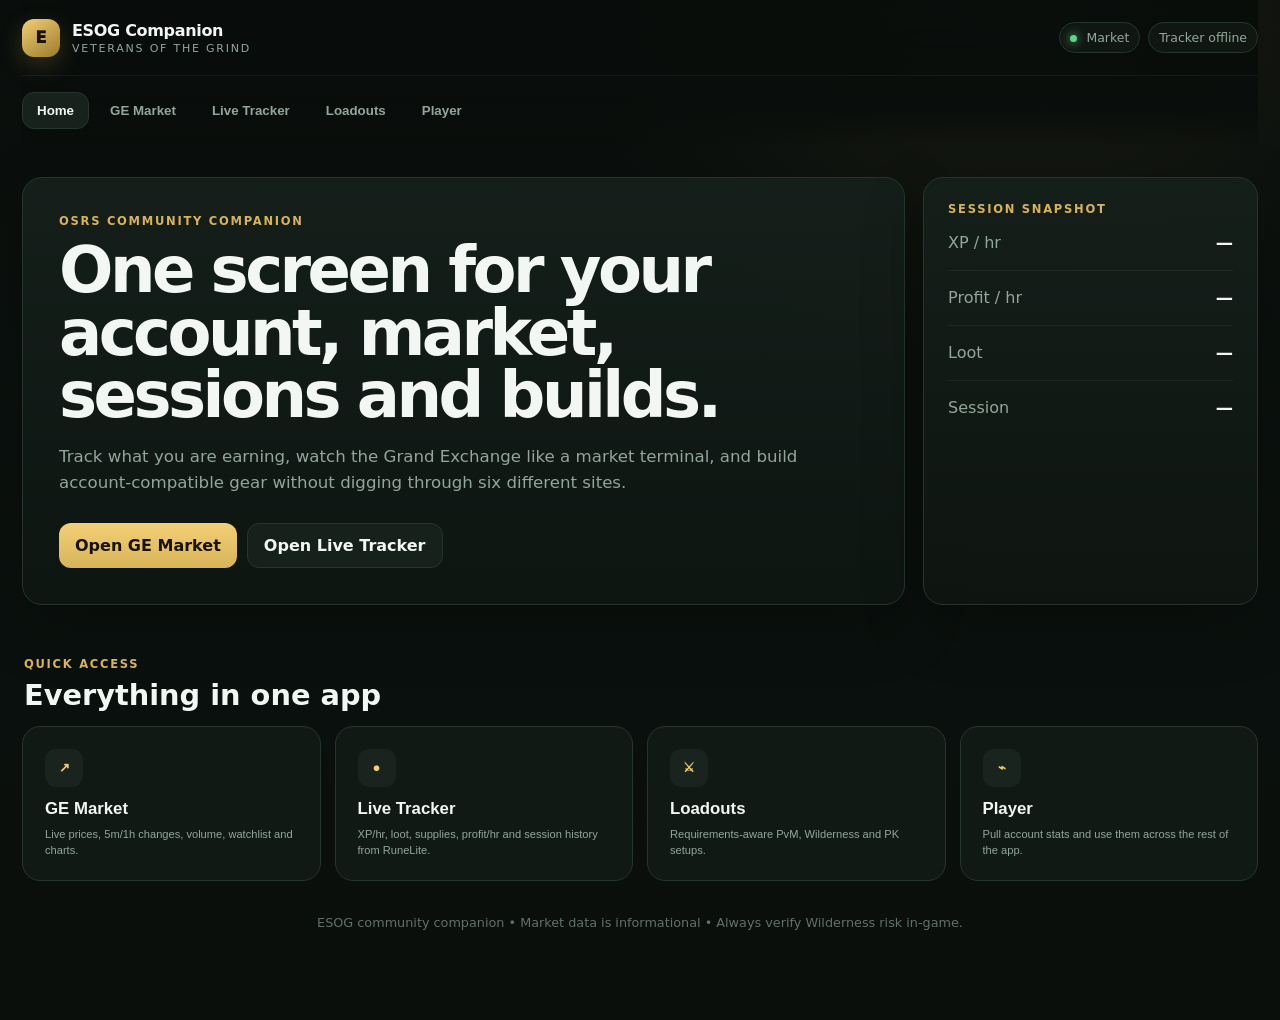
<file: osrs-community-loadout-builder/index.html>
<!doctype html>
<html lang="en">
<head>
  <meta charset="utf-8" />
  <meta name="viewport" content="width=device-width,initial-scale=1,viewport-fit=cover" />
  <meta name="theme-color" content="#0b0f0d" />
  <title>ESOG Companion</title>
  <link rel="stylesheet" href="styles.css" />
</head>
<body>
  <div class="app-shell">
    <header class="topbar">
      <div class="brand">
        <div class="brand-mark">E</div>
        <div>
          <div class="brand-title">ESOG Companion</div>
          <div class="brand-sub">Veterans of the Grind</div>
        </div>
      </div>
      <div class="status-cluster">
        <span id="marketStatus" class="live-dot"><i></i> Market</span>
        <span id="trackerStatus" class="status-chip">Tracker offline</span>
      </div>
    </header>

    <nav class="tabbar" aria-label="Primary">
      <button class="tab active" data-tab="home">Home</button>
      <button class="tab" data-tab="market">GE Market</button>
      <button class="tab" data-tab="tracker">Live Tracker</button>
      <button class="tab" data-tab="loadouts">Loadouts</button>
      <button class="tab" data-tab="player">Player</button>
    </nav>

    <main>
      <section id="tab-home" class="tab-page active">
        <div class="hero-grid">
          <article class="hero-card">
            <div class="eyebrow">OSRS COMMUNITY COMPANION</div>
            <h1>One screen for your account, market, sessions and builds.</h1>
            <p>Track what you are earning, watch the Grand Exchange like a market terminal, and build account-compatible gear without digging through six different sites.</p>
            <div class="hero-actions">
              <button class="primary jump" data-target="market">Open GE Market</button>
              <button class="secondary jump" data-target="tracker">Open Live Tracker</button>
            </div>
          </article>
          <article class="metric-board">
            <div class="mini-label">SESSION SNAPSHOT</div>
            <div class="metric-row"><span>XP / hr</span><strong id="homeXpHr">—</strong></div>
            <div class="metric-row"><span>Profit / hr</span><strong id="homeGpHr">—</strong></div>
            <div class="metric-row"><span>Loot</span><strong id="homeLoot">—</strong></div>
            <div class="metric-row"><span>Session</span><strong id="homeSession">—</strong></div>
          </article>
        </div>

        <div class="section-title"><div><span>Quick access</span><h2>Everything in one app</h2></div></div>
        <div class="feature-grid">
          <button class="feature-card jump" data-target="market"><span class="feature-icon">↗</span><b>GE Market</b><small>Live prices, 5m/1h changes, volume, watchlist and charts.</small></button>
          <button class="feature-card jump" data-target="tracker"><span class="feature-icon">●</span><b>Live Tracker</b><small>XP/hr, loot, supplies, profit/hr and session history from RuneLite.</small></button>
          <button class="feature-card jump" data-target="loadouts"><span class="feature-icon">⚔</span><b>Loadouts</b><small>Requirements-aware PvM, Wilderness and PK setups.</small></button>
          <button class="feature-card jump" data-target="player"><span class="feature-icon">⌁</span><b>Player</b><small>Pull account stats and use them across the rest of the app.</small></button>
        </div>
      </section>

      <section id="tab-market" class="tab-page">
        <div class="market-head">
          <div><div class="eyebrow">GRAND EXCHANGE</div><h1>Market</h1><p class="muted">Exchange-style market view. Information only — no in-game trades are placed here.</p></div>
          <div class="market-controls">
            <input id="marketSearch" type="search" placeholder="Search item…" autocomplete="off" />
            <select id="marketSort">
              <option value="volume">Most traded</option>
              <option value="gain">Top gainers</option>
              <option value="loss">Top losers</option>
              <option value="price">Highest price</option>
            </select>
          </div>
        </div>

        <div class="market-kpis">
          <div class="kpi"><small>Tracked items</small><strong id="trackedItems">—</strong><span>OSRS market</span></div>
          <div class="kpi"><small>5m leaders</small><strong id="leaderCount">—</strong><span>with recent volume</span></div>
          <div class="kpi"><small>Last refresh</small><strong id="marketRefresh">—</strong><span>automatic</span></div>
        </div>

        <div class="market-layout">
          <article class="panel market-table-card">
            <div class="panel-head"><div><small>MARKET</small><h3>Items</h3></div><button id="refreshMarket" class="ghost">Refresh</button></div>
            <div class="table-wrap">
              <table class="market-table">
                <thead><tr><th>Item</th><th>Price</th><th>5m</th><th>1h</th><th>5m volume</th><th></th></tr></thead>
                <tbody id="marketRows"><tr><td colspan="6" class="empty">Loading market data…</td></tr></tbody>
              </table>
            </div>
          </article>

          <aside class="panel item-detail" id="itemDetail">
            <div class="empty-detail"><div class="detail-orb">GE</div><h3>Select an item</h3><p>Tap any market row to open its price dashboard.</p></div>
          </aside>
        </div>

        <article class="panel watchlist-card">
          <div class="panel-head"><div><small>YOUR LIST</small><h3>Watchlist</h3></div></div>
          <div id="watchlist" class="watchlist"><div class="empty">Star items from the market to pin them here.</div></div>
        </article>
      </section>

      <section id="tab-tracker" class="tab-page">
        <div class="section-title"><div><span>RUNE LITE TELEMETRY</span><h1>Live Tracker</h1></div></div>
        <div class="tracker-grid">
          <article class="panel tracker-connect">
            <small>CONNECTION</small><h3>RuneLite companion</h3>
            <p class="muted">The plugin sends read-only session telemetry to your companion server. Your game inputs are never automated.</p>
            <label>Companion server
              <div class="input-row"><input id="trackerEndpoint" value="http://127.0.0.1:8765" /><button id="saveTrackerEndpoint">Connect</button></div>
            </label>
            <div id="trackerConnectionMessage" class="connection-message">Not connected.</div>
          </article>
          <article class="metric-card"><small>XP / HOUR</small><strong id="trackerXpHr">—</strong><span id="trackerXpGain">XP gained —</span></article>
          <article class="metric-card"><small>PROFIT / HOUR</small><strong id="trackerGpHr">—</strong><span id="trackerProfit">Net —</span></article>
          <article class="metric-card"><small>LOOT VALUE</small><strong id="trackerLoot">—</strong><span id="trackerSupplies">Supplies —</span></article>
        </div>
        <div class="two-col">
          <article class="panel"><div class="panel-head"><div><small>SESSION</small><h3>Current run</h3></div></div><div id="sessionDetails" class="detail-list"><div class="empty">Connect the RuneLite tracker to begin.</div></div></article>
          <article class="panel"><div class="panel-head"><div><small>DROPS</small><h3>Recent loot</h3></div></div><div id="recentLoot" class="loot-list"><div class="empty">No live drops yet.</div></div></article>
        </div>
      </section>

      <section id="tab-loadouts" class="tab-page">
        <div class="section-title"><div><span>REQUIREMENTS-AWARE</span><h1>Loadout Builder</h1></div></div>
        <section class="panel controls">
          <div class="grid3">
            <label>Mode<select id="mode"><option value="anti-pk">Revenants / Anti-PK</option><option value="pk">PKing</option><option value="pvm">PvM / Bossing</option></select></label>
            <label>Target<select id="target"></select></label>
            <label>Budget / risk<select id="risk"><option value="low">Low risk</option><option value="balanced" selected>Balanced</option><option value="max">Maximum performance</option></select></label>
          </div>
          <details><summary>Manual stats / correction</summary><div id="manualStats" class="stats-grid"></div></details>
          <button id="buildBtn" class="primary full">Build loadout</button>
        </section>
        <section id="results" class="hidden"></section>
      </section>

      <section id="tab-player" class="tab-page">
        <div class="section-title"><div><span>ACCOUNT</span><h1>Player Profile</h1></div></div>
        <article class="panel player-search">
          <label>RuneScape name<div class="input-row"><input id="username" autocomplete="off" placeholder="CameToSayDie" /><button id="lookupBtn">Pull stats</button></div></label>
          <div id="lookupStatus" class="connection-message"></div>
        </article>
        <section id="playerCard" class="panel hidden"></section>
      </section>
    </main>

    <footer>ESOG community companion • Market data is informational • Always verify Wilderness risk in-game.</footer>
  </div>
  <script src="app.js"></script>
  <script src="tracker-compat.js"></script>
</body>
</html>
</file>
<file: osrs-community-loadout-builder/styles.css>
:root{--bg:#090d0b;--bg2:#0d1310;--panel:#111915;--panel2:#151f1a;--line:#26362d;--line2:#31473a;--text:#f3f7f4;--muted:#93a69b;--accent:#d7b35a;--accent2:#f3cf75;--good:#61d48b;--bad:#ff6b6b;--blue:#68a7ff;--shadow:0 20px 60px rgba(0,0,0,.28)}*{box-sizing:border-box}html{background:var(--bg)}body{margin:0;background:radial-gradient(circle at 80% -10%,rgba(215,179,90,.09),transparent 32%),linear-gradient(180deg,var(--bg),#0b110e 42%,#0a0f0c);color:var(--text);font-family:Inter,ui-sans-serif,system-ui,-apple-system,BlinkMacSystemFont,"Segoe UI",sans-serif;min-height:100vh}.app-shell{max-width:1450px;margin:auto;padding:0 22px 90px}.topbar{height:76px;display:flex;align-items:center;justify-content:space-between;border-bottom:1px solid rgba(255,255,255,.06);position:sticky;top:0;background:rgba(9,13,11,.88);backdrop-filter:blur(18px);z-index:20}.brand{display:flex;align-items:center;gap:12px}.brand-mark{width:38px;height:38px;border-radius:12px;display:grid;place-items:center;background:linear-gradient(145deg,var(--accent2),#9b7b2c);color:#191306;font-weight:1000;box-shadow:0 8px 24px rgba(215,179,90,.22)}.brand-title{font-weight:900;letter-spacing:-.02em}.brand-sub{font-size:.69rem;letter-spacing:.16em;color:var(--muted);text-transform:uppercase;margin-top:2px}.status-cluster{display:flex;gap:8px;align-items:center}.live-dot,.status-chip{border:1px solid var(--line);background:#101712;border-radius:999px;padding:7px 10px;font-size:.78rem;color:var(--muted)}.live-dot i{display:inline-block;width:7px;height:7px;border-radius:50%;background:var(--good);margin-right:6px;box-shadow:0 0 10px var(--good)}.tabbar{display:flex;gap:6px;padding:16px 0;overflow-x:auto;scrollbar-width:none;position:sticky;top:76px;z-index:18;background:linear-gradient(180deg,rgba(9,13,11,.98),rgba(9,13,11,.90),rgba(9,13,11,0));backdrop-filter:blur(12px)}.tabbar::-webkit-scrollbar{display:none}.tab{border:1px solid transparent;background:transparent;color:var(--muted);padding:10px 14px;border-radius:12px;font-weight:800;white-space:nowrap;cursor:pointer}.tab:hover{color:var(--text);background:#111814}.tab.active{background:#18221d;color:var(--text);border-color:var(--line)}.tab-page{display:none;padding-top:10px}.tab-page.active{display:block}.eyebrow,.section-title span,.panel-head small,.mini-label,.panel>small,.metric-card small,.kpi small{color:var(--accent);font-size:.72rem;letter-spacing:.15em;font-weight:900;text-transform:uppercase}.hero-grid{display:grid;grid-template-columns:minmax(0,1.45fr) minmax(300px,.55fr);gap:18px;padding:22px 0 12px}.hero-card,.metric-board,.panel,.metric-card,.kpi{background:linear-gradient(180deg,rgba(21,31,26,.95),rgba(14,21,17,.96));border:1px solid var(--line);border-radius:20px;box-shadow:var(--shadow)}.hero-card{padding:36px}.hero-card h1,.market-head h1,.section-title h1{font-size:clamp(2rem,5vw,4.2rem);letter-spacing:-.055em;line-height:.98;margin:.17em 0}.hero-card p{color:var(--muted);font-size:1.04rem;max-width:760px;line-height:1.6}.hero-actions{display:flex;gap:10px;margin-top:26px}.primary,.secondary,.ghost,.input-row button,.controls button{font:inherit;font-weight:900;border-radius:12px;padding:12px 16px;cursor:pointer}.primary,.input-row button{border:0;background:linear-gradient(180deg,var(--accent2),var(--accent));color:#181205}.secondary,.ghost,.controls button:not(.primary){border:1px solid var(--line);background:#17211c;color:var(--text)}.full{width:100%;margin-top:14px}.metric-board{padding:24px}.metric-row{display:flex;justify-content:space-between;gap:16px;padding:17px 0;border-bottom:1px solid rgba(255,255,255,.055)}.metric-row:last-child{border-bottom:0}.metric-row span{color:var(--muted)}.metric-row strong{font-size:1.08rem}.section-title{display:flex;justify-content:space-between;align-items:end;margin:36px 2px 14px}.section-title h2{margin:.2em 0 0;font-size:1.8rem}.feature-grid{display:grid;grid-template-columns:repeat(4,1fr);gap:14px}.feature-card{appearance:none;text-align:left;padding:22px;border-radius:18px;border:1px solid var(--line);background:#111915;color:var(--text);cursor:pointer;transition:.18s transform,.18s border-color}.feature-card:hover{transform:translateY(-2px);border-color:var(--line2)}.feature-card b{display:block;font-size:1.05rem;margin:12px 0 7px}.feature-card small{display:block;color:var(--muted);line-height:1.45}.feature-icon{display:grid;place-items:center;width:38px;height:38px;border-radius:11px;background:#19241e;color:var(--accent2);font-weight:900}.market-head{display:flex;justify-content:space-between;gap:22px;align-items:end;padding:24px 2px 16px}.market-head h1{margin:.1em 0}.muted{color:var(--muted);line-height:1.55}.market-controls{display:flex;gap:10px;min-width:min(540px,45vw)}input,select{width:100%;background:#0c120f;color:var(--text);border:1px solid var(--line);border-radius:12px;padding:12px 13px;font:inherit;outline:none}input:focus,select:focus{border-color:#5e745f;box-shadow:0 0 0 3px rgba(94,116,95,.12)}.market-kpis{display:grid;grid-template-columns:repeat(3,1fr);gap:12px;margin-bottom:14px}.kpi{padding:18px}.kpi strong{display:block;font-size:1.55rem;margin:7px 0 3px}.kpi span{font-size:.8rem;color:var(--muted)}.market-layout{display:grid;grid-template-columns:minmax(0,1.65fr) minmax(300px,.75fr);gap:14px}.panel{padding:20px;margin-bottom:14px}.panel-head{display:flex;justify-content:space-between;align-items:center;margin-bottom:12px}.panel-head h3{margin:3px 0 0;font-size:1.25rem}.ghost{padding:9px 12px}.table-wrap{overflow:auto;max-height:650px}.market-table{width:100%;border-collapse:collapse;min-width:720px}.market-table th{position:sticky;top:0;background:#111915;text-align:right;padding:11px 10px;color:#708177;font-size:.69rem;text-transform:uppercase;letter-spacing:.09em;border-bottom:1px solid var(--line);z-index:2}.market-table th:first-child{text-align:left}.market-table td{padding:13px 10px;border-bottom:1px solid rgba(255,255,255,.045);text-align:right}.market-table tr{cursor:pointer}.market-table tbody tr:hover{background:rgba(255,255,255,.025)}.market-table td:first-child{text-align:left}.item-name{font-weight:850}.item-id{display:block;font-size:.72rem;color:var(--muted);margin-top:2px}.pos{color:var(--good)}.neg{color:var(--bad)}.star-btn{border:0;background:transparent;color:#5d6b62;font-size:1.05rem;cursor:pointer}.star-btn.on{color:var(--accent2)}.item-detail{min-height:470px;position:sticky;top:148px;align-self:start}.empty-detail{display:grid;place-items:center;text-align:center;min-height:420px;color:var(--muted)}.empty-detail h3{color:var(--text);margin-bottom:0}.detail-orb{width:64px;height:64px;border-radius:22px;display:grid;place-items:center;background:#1d281f;color:var(--accent2);font-weight:1000}.detail-title{display:flex;justify-content:space-between;gap:14px;align-items:start}.detail-title h2{margin:.1em 0}.detail-price{font-size:2rem;font-weight:950;letter-spacing:-.04em;margin:18px 0 3px}.detail-sub{color:var(--muted);font-size:.82rem}.detail-chart{width:100%;height:170px;margin:18px 0;border-radius:14px;background:linear-gradient(180deg,rgba(97,212,139,.07),transparent);border:1px solid rgba(255,255,255,.04)}.detail-stats{display:grid;grid-template-columns:1fr 1fr;gap:8px}.detail-stat{padding:11px;border-radius:12px;background:#0d1410;border:1px solid rgba(255,255,255,.045)}.detail-stat small{color:var(--muted)}.detail-stat b{display:block;margin-top:5px}.watchlist{display:grid;grid-template-columns:repeat(4,1fr);gap:10px}.watch-item{padding:13px;border-radius:13px;background:#0d1410;border:1px solid var(--line);cursor:pointer}.watch-item b{display:block}.watch-item span{font-size:.8rem;color:var(--muted)}.empty{padding:20px;color:var(--muted);text-align:center}.tracker-grid{display:grid;grid-template-columns:1.45fr repeat(3,.65fr);gap:12px}.tracker-connect{margin:0}.metric-card{padding:20px;display:flex;flex-direction:column;justify-content:center;min-height:170px}.metric-card strong{font-size:1.8rem;margin:9px 0 3px}.metric-card span{color:var(--muted);font-size:.82rem}.input-row{display:flex;gap:8px;margin-top:8px}.connection-message{margin-top:10px;color:var(--muted);font-size:.86rem}.two-col{display:grid;grid-template-columns:1fr 1fr;gap:14px;margin-top:14px}.detail-list,.loot-list{display:grid;gap:8px}.detail-line,.loot-line{display:flex;justify-content:space-between;gap:15px;padding:11px 0;border-bottom:1px solid rgba(255,255,255,.05)}.detail-line span,.loot-line span{color:var(--muted)}.controls{max-width:none}.grid3{display:grid;grid-template-columns:repeat(3,1fr);gap:12px;margin-bottom:14px}.stats-grid{display:grid;grid-template-columns:repeat(4,1fr);gap:10px;margin-top:14px}label{font-weight:800;font-size:.9rem}.hidden{display:none!important}.cards{display:grid;grid-template-columns:1fr 1fr;gap:14px}.gear-grid,.inv-grid{display:grid;grid-template-columns:repeat(2,1fr);gap:8px}.item{padding:12px;border:1px solid var(--line);border-radius:12px;background:#0d1410}.item b{display:block}.item small{color:var(--muted);line-height:1.4}.req-ok{color:var(--good);font-size:.8rem;margin-top:5px}.req-bad{color:var(--bad);font-size:.8rem;margin-top:5px}.warning{border-left:3px solid var(--accent);padding-left:12px;color:var(--muted)}.statline{display:flex;flex-wrap:wrap;gap:8px}.pill{background:#0d1410;border:1px solid var(--line);padding:7px 10px;border-radius:999px;color:var(--muted)}details{margin:12px 0}summary{cursor:pointer;color:var(--accent2);font-weight:900}.player-search{max-width:700px}footer{color:#617168;font-size:.8rem;padding:34px 2px 0;text-align:center}@media(max-width:1100px){.feature-grid{grid-template-columns:repeat(2,1fr)}.market-layout{grid-template-columns:1fr}.item-detail{position:static}.tracker-grid{grid-template-columns:1fr 1fr}.tracker-connect{grid-column:1/-1}.watchlist{grid-template-columns:repeat(2,1fr)}}@media(max-width:760px){.app-shell{padding:0 13px 78px}.topbar{height:68px}.brand-sub{display:none}.status-chip{display:none}.tabbar{top:68px;margin:0 -13px;padding:12px 13px;background:rgba(9,13,11,.95)}.hero-grid,.market-kpis,.tracker-grid,.two-col,.cards,.grid3{grid-template-columns:1fr}.hero-card{padding:24px}.metric-board{padding:18px}.hero-actions,.market-head,.market-controls,.input-row{flex-direction:column}.market-head{align-items:stretch}.market-controls{min-width:0}.feature-grid{grid-template-columns:1fr 1fr}.feature-card{padding:17px}.market-table{min-width:620px}.market-table th:nth-child(4),.market-table td:nth-child(4){display:none}.watchlist{grid-template-columns:1fr 1fr}.stats-grid,.gear-grid,.inv-grid{grid-template-columns:repeat(2,1fr)}.section-title h1,.market-head h1{font-size:2.35rem}}@media(max-width:430px){.feature-grid,.watchlist,.stats-grid,.gear-grid,.inv-grid{grid-template-columns:1fr}.status-cluster{gap:4px}.live-dot{font-size:.7rem}.hero-card h1{font-size:2.25rem}.metric-card{min-height:130px}}
</file>
